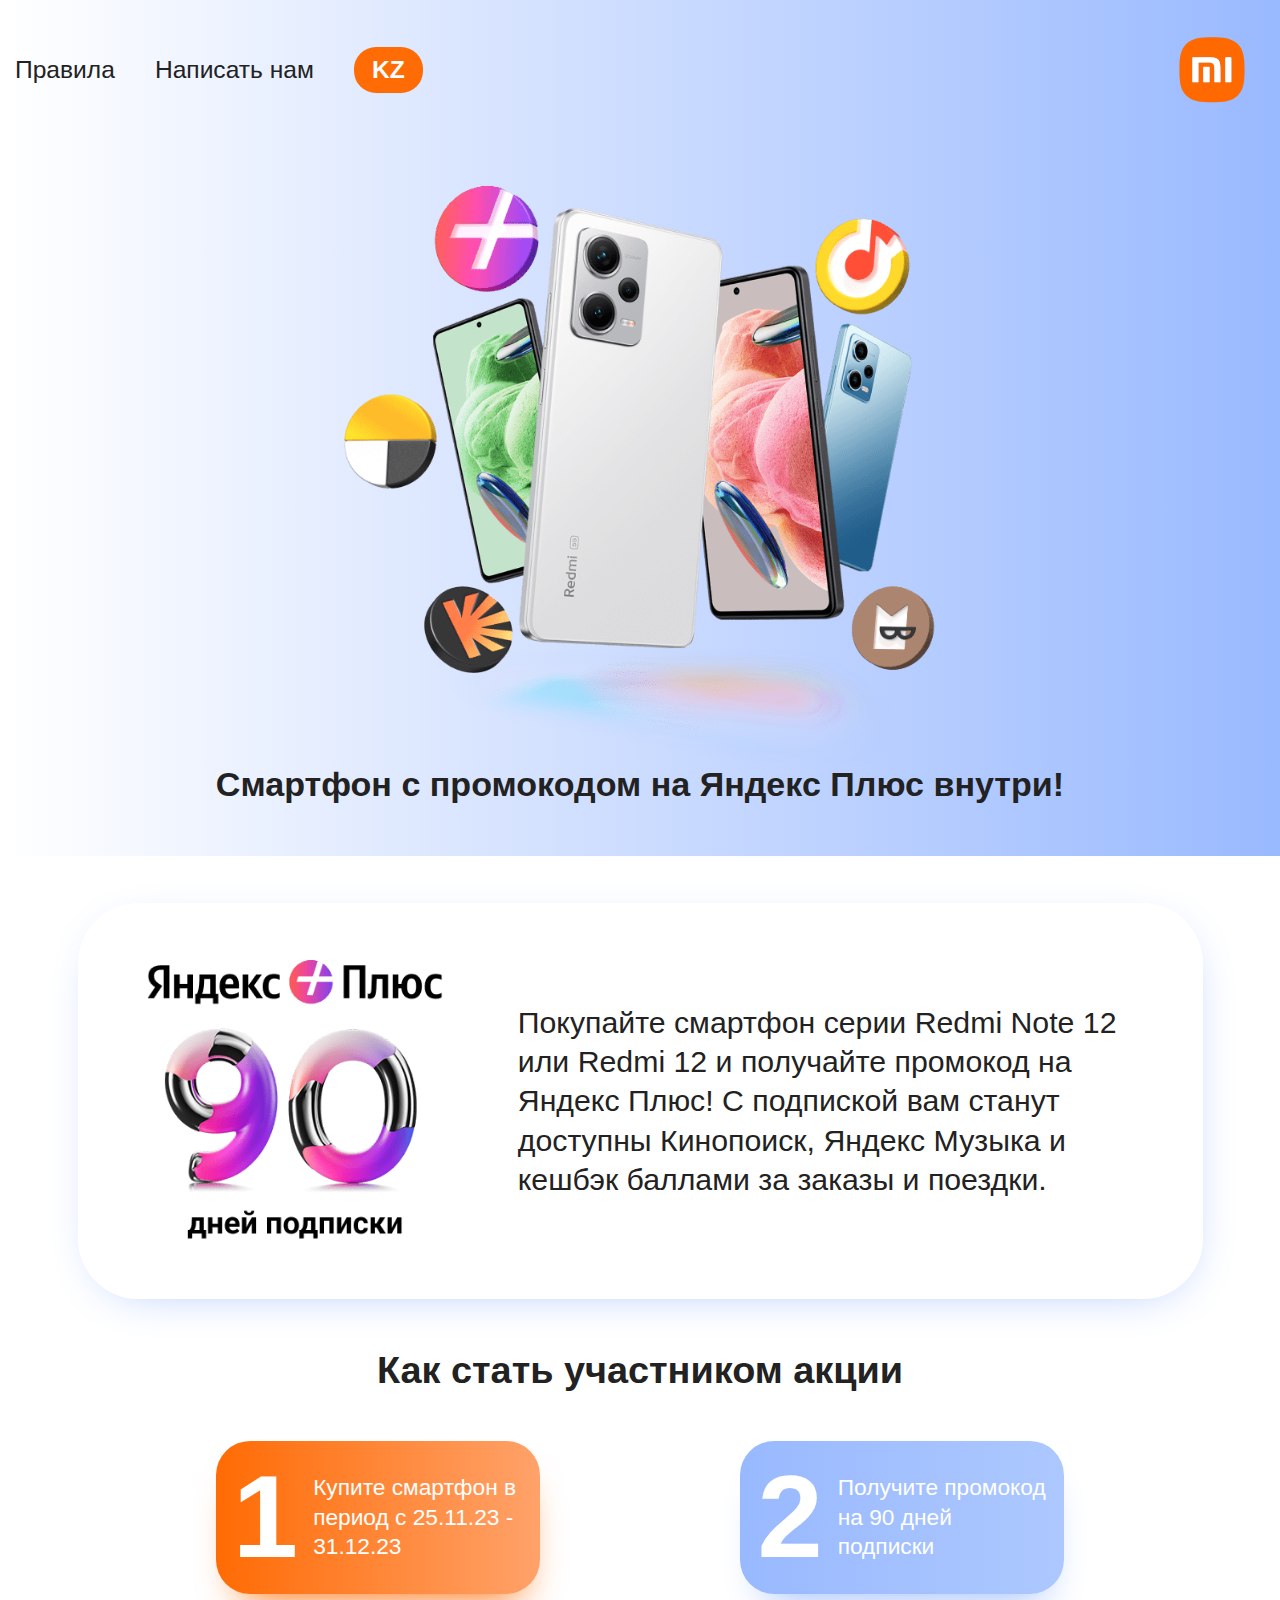
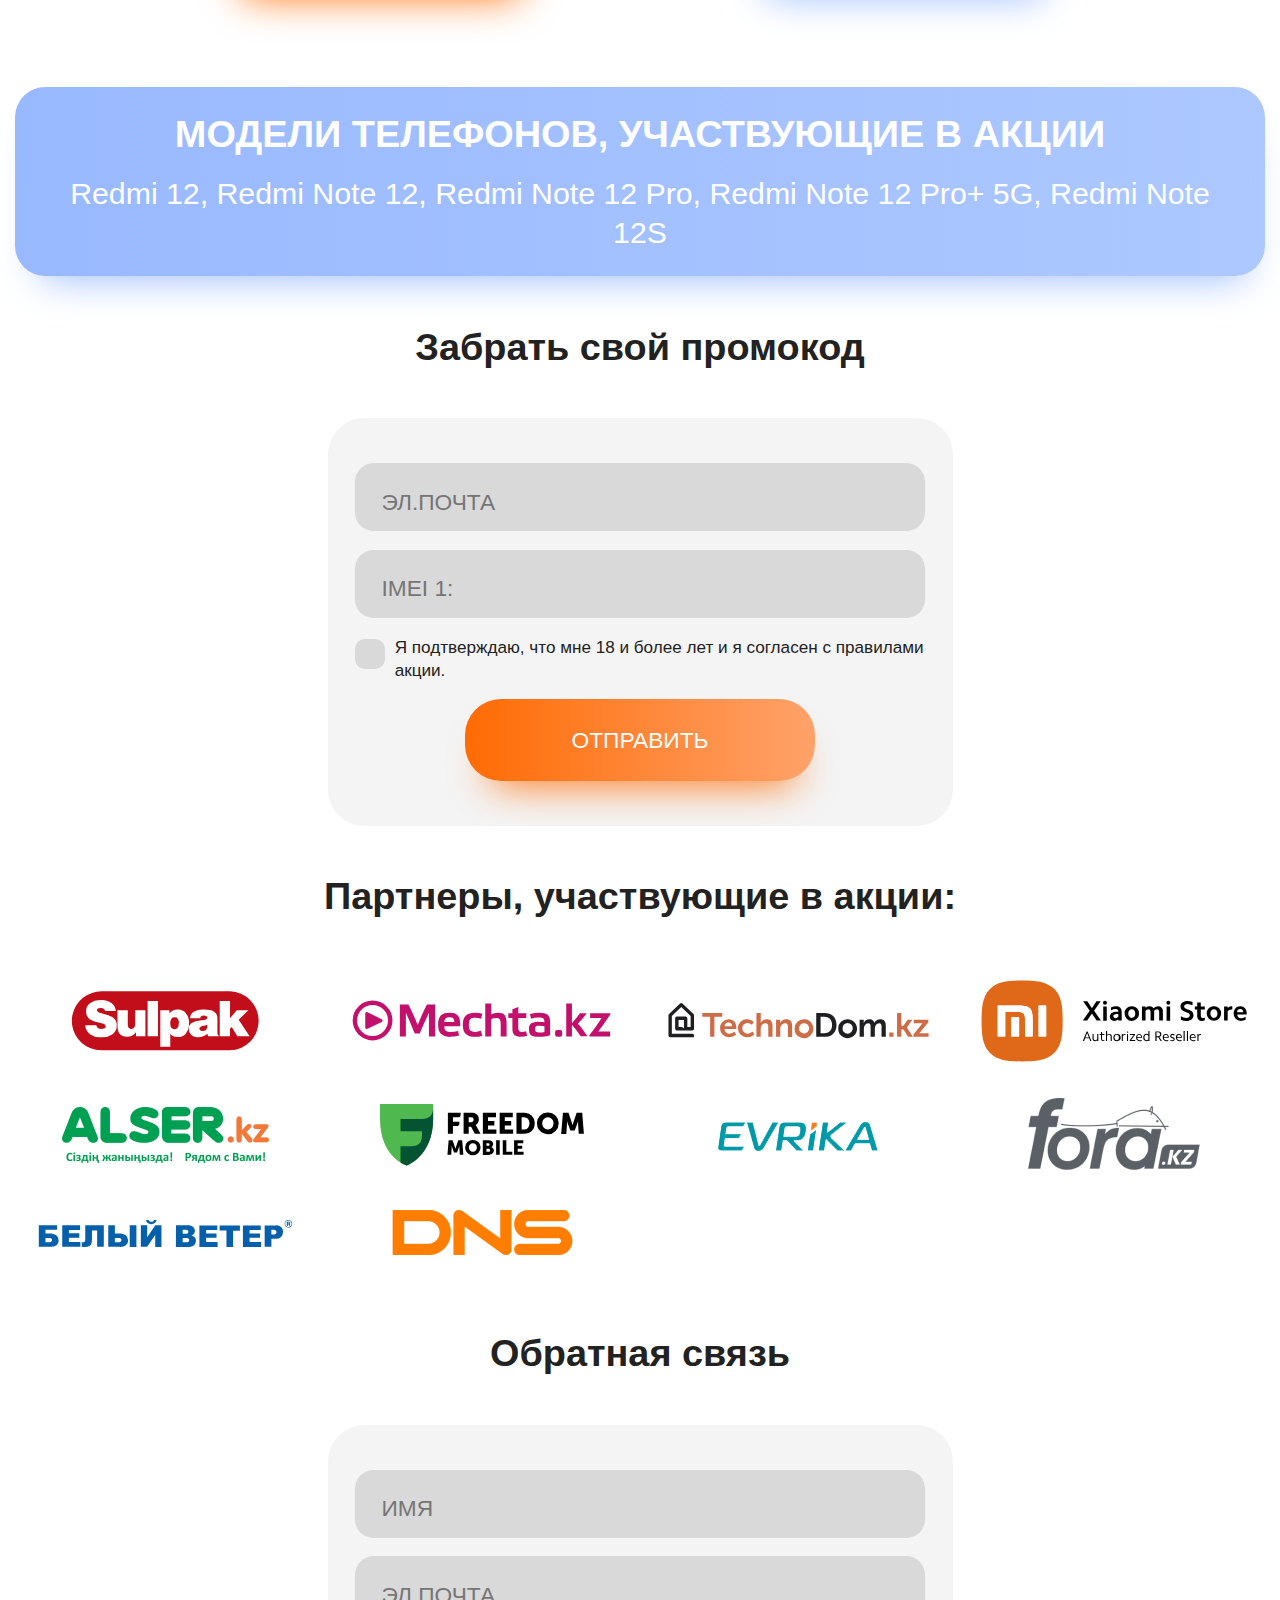
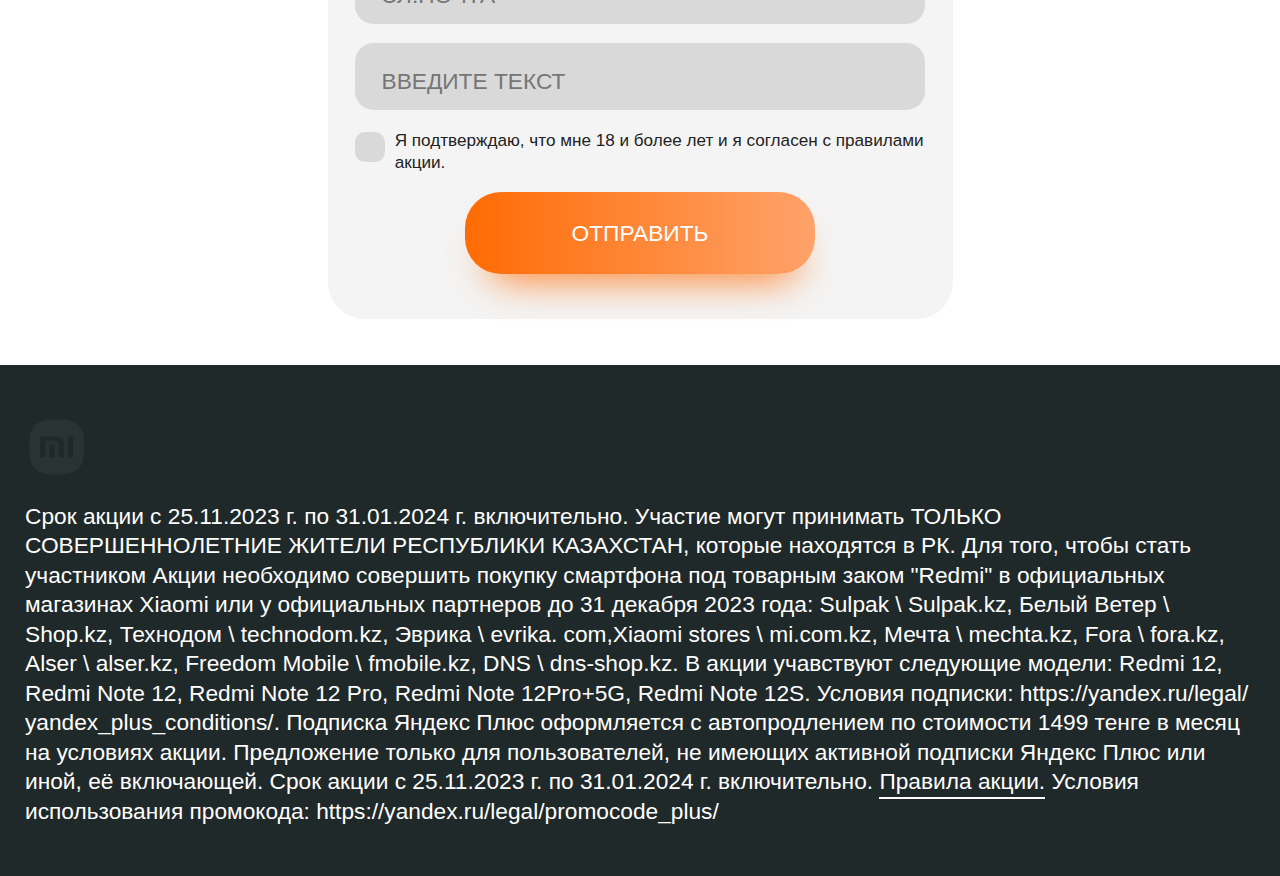
<file: index.html>
<!DOCTYPE html>
<html lang="ru">

<head>
  <meta charset="UTF-8">
  <meta http-equiv="X-UA-Compatible" content="IE=edge">
  <meta name="viewport" content="width=device-width, initial-scale=1.0">
  <link rel="apple-touch-icon" sizes="180x180" href="./img/icons/apple-touch-icon.png">
  <link rel="icon" type="image/png" sizes="32x32" href="./img/icons/favicon-32x32.png">
  <link rel="icon" type="image/png" sizes="16x16" href="./img/icons/favicon-16x16.png">
  <link rel="mask-icon" href="./img/icons/safari-pinned-tab.svg" color="#5bbad5">
  <meta name="msapplication-TileColor" content="#da532c">
  <meta name="theme-color" content="#ffffff">
  <style>html{line-height:1.15;-ms-text-size-adjust:100%;-webkit-text-size-adjust:100%}body{margin:0}header,nav{display:block}h1{font-size:2em;margin:.67em 0}main{display:block}a{background-color:transparent;-webkit-text-decoration-skip:objects}img{border-style:none}input{font-family:sans-serif;font-size:100%;line-height:1.15;margin:0}input{overflow:visible}[type=checkbox]{-webkit-box-sizing:border-box;box-sizing:border-box;padding:0}::-webkit-file-upload-button{-webkit-appearance:button;font:inherit}html{width:100%;max-width:100%;overflow-x:hidden;font-size:40px;position:relative;-webkit-box-sizing:border-box;box-sizing:border-box;scroll-behavior:smooth}*,::after,::before{-webkit-box-sizing:inherit;box-sizing:inherit}img{max-width:100%;height:auto}a{text-decoration:none;color:inherit}ul{list-style:none;padding:0;margin:0}h1,h2,p{margin:0}body{width:100%;max-width:100%;overflow-x:hidden;min-height:100vh;overflow-x:hidden;font-family:Roboto,Arial,sans-serif;line-height:1.3;font-size:1rem;font-weight:400;color:#222;background-color:#fff;display:-webkit-box;display:-ms-flexbox;display:flex;-webkit-box-orient:vertical;-webkit-box-direction:normal;-ms-flex-direction:column;flex-direction:column}main{-webkit-box-flex:1;-ms-flex:1;flex:1}.container{max-width:1440px;padding:0 15px;margin:0 auto}.header{position:absolute;top:0;width:100%}.header__body{width:100%;display:-webkit-box;display:-ms-flexbox;display:flex;-webkit-box-pack:justify;-ms-flex-pack:justify;justify-content:space-between}.header__list{display:-webkit-box;display:-ms-flexbox;display:flex;-webkit-box-align:center;-ms-flex-align:center;align-items:center;height:140px}.header__item{font-size:.65rem;margin-right:40px}.header__point{display:inline-block;position:relative;text-decoration:none}.header__point::before{content:"";position:absolute;bottom:-2px;left:0;right:100%;height:2px;background-color:#ff6b04}.header__switch{display:block;padding:7px 18px;font-weight:700;text-align:center;background-color:#ff6b04;color:#fff;border-radius:22px}.header__logo{height:140px;display:-webkit-box;display:-ms-flexbox;display:flex;-webkit-box-align:center;-ms-flex-align:center;align-items:center;-webkit-box-pack:end;-ms-flex-pack:end;justify-content:flex-end;margin-right:15px}.header__link{width:100%;display:-webkit-box;display:-ms-flexbox;display:flex;-webkit-box-pack:end;-ms-flex-pack:end;justify-content:flex-end}.header__burger{display:none;position:relative;top:50px;width:40px;height:30px}.header__burger span{content:"";position:absolute;top:13px;display:block;background:#ff6b04;width:100%;height:3px}.header__burger::after,.header__burger::before{content:"";display:block;position:absolute;right:0;width:100%;height:3px;background:#ff6b04}.header__burger::after{bottom:0}.header__burger::before{top:0}.screen{height:100%}.screen__body{display:-webkit-box;display:-ms-flexbox;display:flex;-webkit-box-orient:vertical;-webkit-box-direction:normal;-ms-flex-flow:column nowrap;flex-flow:column nowrap;-webkit-box-align:center;-ms-flex-align:center;align-items:center;background:-webkit-gradient(linear,right top,left top,from(#99b9ff),to(#fff));background:linear-gradient(to left,#99b9ff,#fff)}.screen__list{width:90%;padding:150px 0 50px;display:-webkit-box;display:-ms-flexbox;display:flex;-webkit-box-orient:vertical;-webkit-box-direction:normal;-ms-flex-flow:column nowrap;flex-flow:column nowrap;-webkit-box-pack:justify;-ms-flex-pack:justify;justify-content:space-between;-webkit-box-align:center;-ms-flex-align:center;align-items:center}.screen__item{width:100%;display:-webkit-box;display:-ms-flexbox;display:flex;-webkit-box-orient:vertical;-webkit-box-direction:normal;-ms-flex-flow:column nowrap;flex-flow:column nowrap}.screen__item_wide{width:600px}.screen__title{font-size:.9rem;text-align:center}.description{width:100%}.description__body{padding:50px 0 50px;width:100%;display:-webkit-box;display:-ms-flexbox;display:flex;-webkit-box-orient:vertical;-webkit-box-direction:normal;-ms-flex-flow:column nowrap;flex-flow:column nowrap;-webkit-box-align:center;-ms-flex-align:center;align-items:center;-webkit-box-pack:center;-ms-flex-pack:center;justify-content:center}.description__list{width:90%;display:-webkit-box;display:-ms-flexbox;display:flex;-webkit-box-orient:horizontal;-webkit-box-direction:normal;-ms-flex-flow:row nowrap;flex-flow:row nowrap;-webkit-box-pack:justify;-ms-flex-pack:justify;justify-content:space-between;-webkit-box-align:center;-ms-flex-align:center;align-items:center;gap:82px;padding:62px 77px;background:#fff;-webkit-box-shadow:3px 10px 50px -23px #99b9ff;box-shadow:3px 10px 50px -23px #99b9ff;border-radius:65px;color:#222;font-size:.8rem;font-weight:300}.description__item_img{-webkit-box-flex:1;-ms-flex:1 0 30%;flex:1 0 30%;display:-webkit-box;display:-ms-flexbox;display:flex;-webkit-box-orient:vertical;-webkit-box-direction:normal;-ms-flex-flow:column nowrap;flex-flow:column nowrap;-webkit-box-align:center;-ms-flex-align:center;align-items:center;-webkit-box-pack:center;-ms-flex-pack:center;justify-content:center}.ofer__body{padding:50px 0 50px;display:-webkit-box;display:-ms-flexbox;display:flex;-webkit-box-orient:horizontal;-webkit-box-direction:normal;-ms-flex-flow:row nowrap;flex-flow:row nowrap;-webkit-box-pack:space-evenly;-ms-flex-pack:space-evenly;justify-content:space-evenly;-webkit-box-align:center;-ms-flex-align:center;align-items:center}.ofer__item{width:336px;display:-webkit-box;display:-ms-flexbox;display:flex;gap:15px;-webkit-box-align:center;-ms-flex-align:center;align-items:center;padding:0 17px;color:#fff;border-radius:37px}.ofer__item_orang{background:-webkit-gradient(linear,left top,right top,from(#ff6b04),to(#ffa26a));background:linear-gradient(90deg,#ff6b04,#ffa26a 100%);-webkit-box-shadow:3px 25px 40px -23px #ff6b04;box-shadow:3px 25px 40px -23px #ff6b04}.ofer__item_violet{background:-webkit-gradient(linear,left top,right top,from(#99b9ff),to(#adc8ff));background:linear-gradient(90deg,#99b9ff,#adc8ff 100%);-webkit-box-shadow:3px 25px 40px -23px #99b9ff;box-shadow:3px 25px 40px -23px #99b9ff}.ofer__step{font-size:3.1rem;font-weight:700}.ofer__description{font-size:.6rem}.title{font-size:1rem;text-align:center}.form__checkbox{display:none}@media (max-width:1440px){html{font-size:calc(25px + 15 * (100vw - 320px)/ 1120)}.container{max-width:1440px}.screen{background:-webkit-gradient(linear,right top,left top,from(#99b9ff),to(#fff));background:linear-gradient(to left,#99b9ff,#fff)}.screen__body{background:0 0}.description__body{padding-top:calc(25px + 25 * (100vw - 320px)/ 1120);padding-bottom:calc(25px + 25 * (100vw - 320px)/ 1120)}.description__list{gap:calc(32px + 50 * (100vw - 320px)/ 1120);border-radius:calc(32px + 33 * (100vw - 320px)/ 1120);padding-top:calc(32px + 30 * (100vw - 320px)/ 1120);padding-bottom:calc(32px + 30 * (100vw - 320px)/ 1120);padding-right:calc(27px + 50 * (100vw - 320px)/ 1120);padding-left:calc(27px + 50 * (100vw - 320px)/ 1120)}.ofer__body{padding-top:calc(25px + 25 * (100vw - 320px)/ 1120);padding-bottom:calc(25px + 25 * (100vw - 320px)/ 1120)}.ofer__item{width:calc(250px + 86 * (100vw - 320px)/ 1120);border-radius:calc(17px + 20 * (100vw - 320px)/ 1120)}}@media (max-width:1024px){.container{max-width:1024px}}@media (max-width:768px){.container{max-width:768px}.screen__item{-webkit-box-orient:vertical;-webkit-box-direction:normal;-ms-flex-direction:column;flex-direction:column;width:calc(270px + 80 * (100vw - 320px)/ 704)}.screen__item_wide{width:calc(200px + 200 * (100vw - 320px)/ 448);margin-left:0}.description__list{-webkit-box-orient:vertical;-webkit-box-direction:normal;-ms-flex-direction:column;flex-direction:column}.ofer__body{-webkit-box-orient:vertical;-webkit-box-direction:normal;-ms-flex-direction:column;flex-direction:column;gap:20px}}@media (max-width:520px){.header__list{position:absolute;top:-220%;left:0;width:100%;height:300px;padding:70px 0 40px 40px;-webkit-box-orient:vertical;-webkit-box-direction:normal;-ms-flex-direction:column;flex-direction:column;-webkit-box-pack:justify;-ms-flex-pack:justify;justify-content:space-between;-webkit-box-align:start;-ms-flex-align:start;align-items:flex-start;background:#fff}.header__item{margin-right:0;font-size:1rem}.header__logo{margin-left:15px;margin-right:0}.header__burger{display:block}}@media (max-width:320px){.container{max-width:320px}}</style>
  <link rel="stylesheet" href="./css/index.min.css" media="print" onload="this.media='all'">
  <script src="./js/index.min.js" type="module"></script>
  <title>Xiaomi</title>
</head>

<body style='overflow-x:hidden;'>
  <header class="header">
    <div class="container">
      <nav class="header__body">
        <ul class="header__list">
          <li class="header__item"><a class="header__point" href="./img/rules.pdf" target="_blank">Правила</a></li>
          <li class="header__item"><a class="header__point" href="#question">Написать нам</a></li>
          <li class="header__item"><a class="header__switch" href="kz_index.html">KZ</a></li>
        </ul>
        <div class="header__logo">
          <a class="header__link" href="https://mi.com.kz/" target="_blank">
            <img src="./img/logo_mi.svg" alt="Лого Xiaomi">
          </a>
        </div>
        <div class="header__burger">
          <span></span>
        </div>
      </nav>
    </div>
  </header>

  <main class="main">
    <div class="screen">
      <div class="container">
        <div class="screen__body">
          <ul class="screen__list">
            <li class="screen__item screen__item_wide">
              <img class="screen__img" src="./img/photo_main.png" alt="Фото телефонов Xiaomi 12 серии">
            </li>
            <li class="screen__item">
              <h1 class="screen__title">Смартфон c промокодом на Яндекс Плюс внутри!</h1>
            </li>
          </ul>
        </div>
      </div>
    </div>
    <div class="description">
      <div class="container">
        <div class="description__body">
          <ul class="description__list">
            <li class="description__item description__item_img">
              <img src="./img/90_days.png" alt="90 дней подписки яндекс плюс">
            </li>
            <li class="description__item description__item_paragraph">
              Покупайте смартфон серии Redmi Note 12 или Redmi 12 и получайте промокод на Яндекс Плюс!
              С подпиской вам станут доступны Кинопоиск, Яндекс Музыка и кешбэк баллами за заказы и поездки.
            </li>
          </ul>
        </div>
      </div>
    </div>
    <div class="ofer">
      <div class="container">
        <h2 class="title">Как стать участником акции</h2>
        <ul class="ofer__body">
          <li class="ofer__item ofer__item_orang">
            <p class="ofer__step">1</p>
            <p class="ofer__description">Купите смартфон в период с 25.11.23 - 31.12.23</p>
          </li>
          <li class="ofer__item ofer__item_violet">
            <p class="ofer__step">2</p>
            <p class="ofer__description">Получите промокод на 90 дней подписки</p>
          </li>
        </ul>
      </div>
    </div>
    <div class="details">
      <div class="container">
        <div class="details__body">
          <ul class="details__list">
            <li class="details__item details__item_title">модели телефонов, участвующие в акции</li>
            <li class="details__item details__item_paragraph">Redmi 12, Redmi Note 12, Redmi Note 12 Pro, Redmi Note 12
              Pro+ 5G, Redmi Note 12S
            </li>
          </ul>
        </div>
      </div>
    </div>
    <div id="request" class="form">
      <div class="container">
        <h2 class="title">Забрать свой промокод</h2>
        <form id="form" class="form__body" method="POST" autocomplete="off">
          <fieldset class="form__item">
            <label class="form__label form__label_text" for="email">
              <input class="form__input" type="text" id="email" name="email" placeholder="Эл.почта">
            </label>


            <label class="form__label form__label_text" for="imei">
              <input class="form__input" type="text" id="imei" name="imei" placeholder="IMEI 1:">
            </label>

            <!-- <label class="form__label form__label_fileInput" for="fileInput">Прекрепите скан чека пожалуйста
                <input class="form__input form__input_fileInput" type="file" id="fileInput" name="fileInput">
              </label> -->

            <div class="form__checkholder">
              <input class="form__checkbox" type="checkbox" id="checkold" name="checkold">
              <label class="form__label form__label_checkbox" for="checkold">
                Я подтверждаю, что мне 18 и более лет и я согласен с правилами акции.
              </label>
            </div>
            <button class="form__btn" type="submit" name="submit">ОТПРАВИТЬ</button>
          </fieldset>
        </form>
      </div>
    </div>
    <div class="partners">
      <div class="container">
        <h2 class="title">Партнеры, участвующие в акции:</h2>
        <ul class="partners__list">
          <li class="partners__item">
            <a class="partners__link"
              href="https://www.sulpak.kz/Search/1/~/~/~/~/~/PopularityDesc/tiles?query=%D1%81%D0%BC%D0%B0%D1%80%D1%82%D1%84%D0%BE%D0%BD%D1%8B%20Redmi"
              target="_blank">
              <img src="./img/sulpak_logo.svg" alt="Лого магазина Сулпак">
            </a>
          </li>
          <li class="partners__item">
            <a class="partners__link"
              href="https://www.mechta.kz/search/?q=%D1%81%D0%BC%D0%B0%D1%80%D1%82%D1%84%D0%BE%D0%BD%D1%8B+Redmi"
              target="_blank">
              <img src="./img/mechta_logo.svg" alt="Лого магазина Мечта">
            </a>
          </li>
          <li class="partners__item">
            <a class="partners__link"
              href="https://www.technodom.kz/search?recommended_by=instant_search&recommended_code=%D1%81%D0%BC%D0%B0%D1%80%D1%82%D1%84%D0%BE%D0%BD%20Redmi&r46_search_query=%D1%81%D0%BC%D0%B0%D1%80%D1%82%D1%84%D0%BE%D0%BD%20Redmi&r46_input_query=%D1%81%D0%BC%D0%B0%D1%80%D1%82%D1%84%D0%BE%D0%BD%20Redmi"
              target="_blank">
              <img src="./img/technoD_logo.svg" alt="Лого магазина Технодом">
            </a>
          </li>
          <li class="partners__item">
            <a class="partners__link" href=" https://mi.com.kz/smartfony/redmi/" target="_blank">
              <img src="./img/logo_mi_store.svg" alt="Лого магазина Ксиаоми">
            </a>
          </li>
          <li class="partners__item">
            <a class="partners__link" href="https://alser.kz/c/vse-smartfony/b-xiaomi" target="_blank">
              <img src="./img/logo_alser.png" alt="Лого магазина Алсер">
            </a>
          </li>
          <li class="partners__item">
            <a class="partners__link"
              href="https://fmobile.kz/search/%D1%81%D0%BC%D0%B0%D1%80%D1%82%D1%84%D0%BE%D0%BD%20Redmi?page=1"
              target="_blank">
              <img src="./img/fm_logo.svg" alt="Лого магазина Фридом Финанс">
            </a>
          </li>
          <li class="partners__item">
            <a class="partners__link"
              href="https://evrika.com/search?search=%D1%81%D0%BC%D0%B0%D1%80%D1%82%D1%84%D0%BE%D0%BD+redmi"
              target="_blank">
              <img src="./img/logo_evrika.png" alt="Лого магазина Эврика">
            </a>
          </li>
          <li class="partners__item">
            <a class="partners__link" href="https://fora.kz/catalog/smartfony-plansety/smartfony/almaty?brand=xiaomi"
              target="_blank">
              <img src="./img/logo_fora_grey.png" alt="Лого магазина Фора">
            </a>
          </li>
          <li class="partners__item">
            <a class="partners__link"
              href="https://shop.kz/search/?q=c%D0%BC%D0%B0%D1%80%D1%82%D1%84%D0%BE%D0%BD%20Redmi" target="_blank">
              <img src="./img/logo_bv.svg" alt="Лого магазина Белый ветер">
            </a>
          </li>
          <li class="partners__item">
            <a class="partners__link"
              href="https://www.dns-shop.kz/search/?q=%D1%81%D0%BC%D0%B0%D1%80%D1%82%D1%84%D0%BE%D0%BD+redmi&category=17a8a01d16404e77"
              target="_blank">
              <img src="./img/dns_logo.png" alt="Лого магазина ДНС">
            </a>
          </li>
        </ul>
      </div>
    </div>
    <div class="form">
      <div class="container">
        <h2 class="title">Обратная связь</h2>
        <form id="question" class="form__body" method="POST" autocomplete="off">
          <fieldset class="form__item">
            <label class="form__label form__label_text" for="name">
              <input class="form__input" type="text" id="name" name="name" placeholder="Имя">
            </label>

            <label class="form__label form__label_text" for="emailquestion">
              <input class="form__input" type="text" id="emailquestion" name="emailquestion" placeholder="Эл.почта">
            </label>

            <label class="form__label form__label_text" for="message">
              <input class="form__input form__input_question" type="text" id="message" name="message"
                placeholder="Введите текст">
            </label>

            <div class="form__checkholder">
              <input class="form__checkbox" type="checkbox" id="checkoldquestion" name="checkoldquestion">
              <label class="form__label form__label_checkbox" for="checkoldquestion">
                Я подтверждаю, что мне 18 и более лет и я согласен с правилами акции.
              </label>
            </div>
            <button class="form__btn" type="submit" name="questionsubmit">ОТПРАВИТЬ</button>
          </fieldset>
        </form>
      </div>
    </div>
  </main>

  <footer class="footer" id="footer">
    <div class="container">
      <ul class="footer__body">
        <li class="footer__item"><img class="footer__logo" src="./img/logo_mi_grey.svg" alt="Лого Xiaomi"></li>
        <li class="footer__item">
          <p class="footer__paragraph">Срок акции с 25.11.2023 г. по 31.01.2024 г. включительно. Участие могут принимать
            ТОЛЬКО СОВЕРШЕННОЛЕТНИЕ ЖИТЕЛИ РЕСПУБЛИКИ КАЗАХСТАН, которые находятся в РК. Для того, чтобы стать
            участником Акции необходимо совершить покупку смартфона под товарным заком "Redmi" в официальных магазинах
            Xiaomi или у официальных партнеров до 31 декабря 2023 года: Sulpak \ Sulpak.kz, Белый Ветер \ Shop.kz,
            Технодом \ technodom.kz, Эврика \ evrika. com,Xiaomi stores \ mi.com.kz, Мечта \ mechta.kz, Fora \ fora.kz,
            Alser \ alser.kz, Freedom Mobile \ fmobile.kz, DNS \ dns-shop.kz. В акции учавствуют следующие модели: Redmi
            12, Redmi Note 12, Redmi Note 12 Pro, Redmi Note 12Pro+5G, Redmi Note 12S.
            Условия подписки: <span>https://yandex.ru/legal/yandex_plus_conditions/</span>. Подписка Яндекс Плюс
            оформляется с
            автопродлением по стоимости 1499 тенге в месяц на условиях акции. Предложение только для пользователей, не
            имеющих активной подписки Яндекс Плюс или иной, её включающей. Срок акции с 25.11.2023 г. по 31.01.2024 г.
            включительно. <a class="footer__link" href="./img/rules.pdf" target="_blank">Правила акции.</a> Условия
            использования промокода: <span>https://yandex.ru/legal/promocode_plus/</span>
          </p>
        </li>
      </ul>
    </div>
  </footer>

<noscript><link rel="stylesheet" href="./css/index.min.css"></noscript>

</body>

</html>
</file>
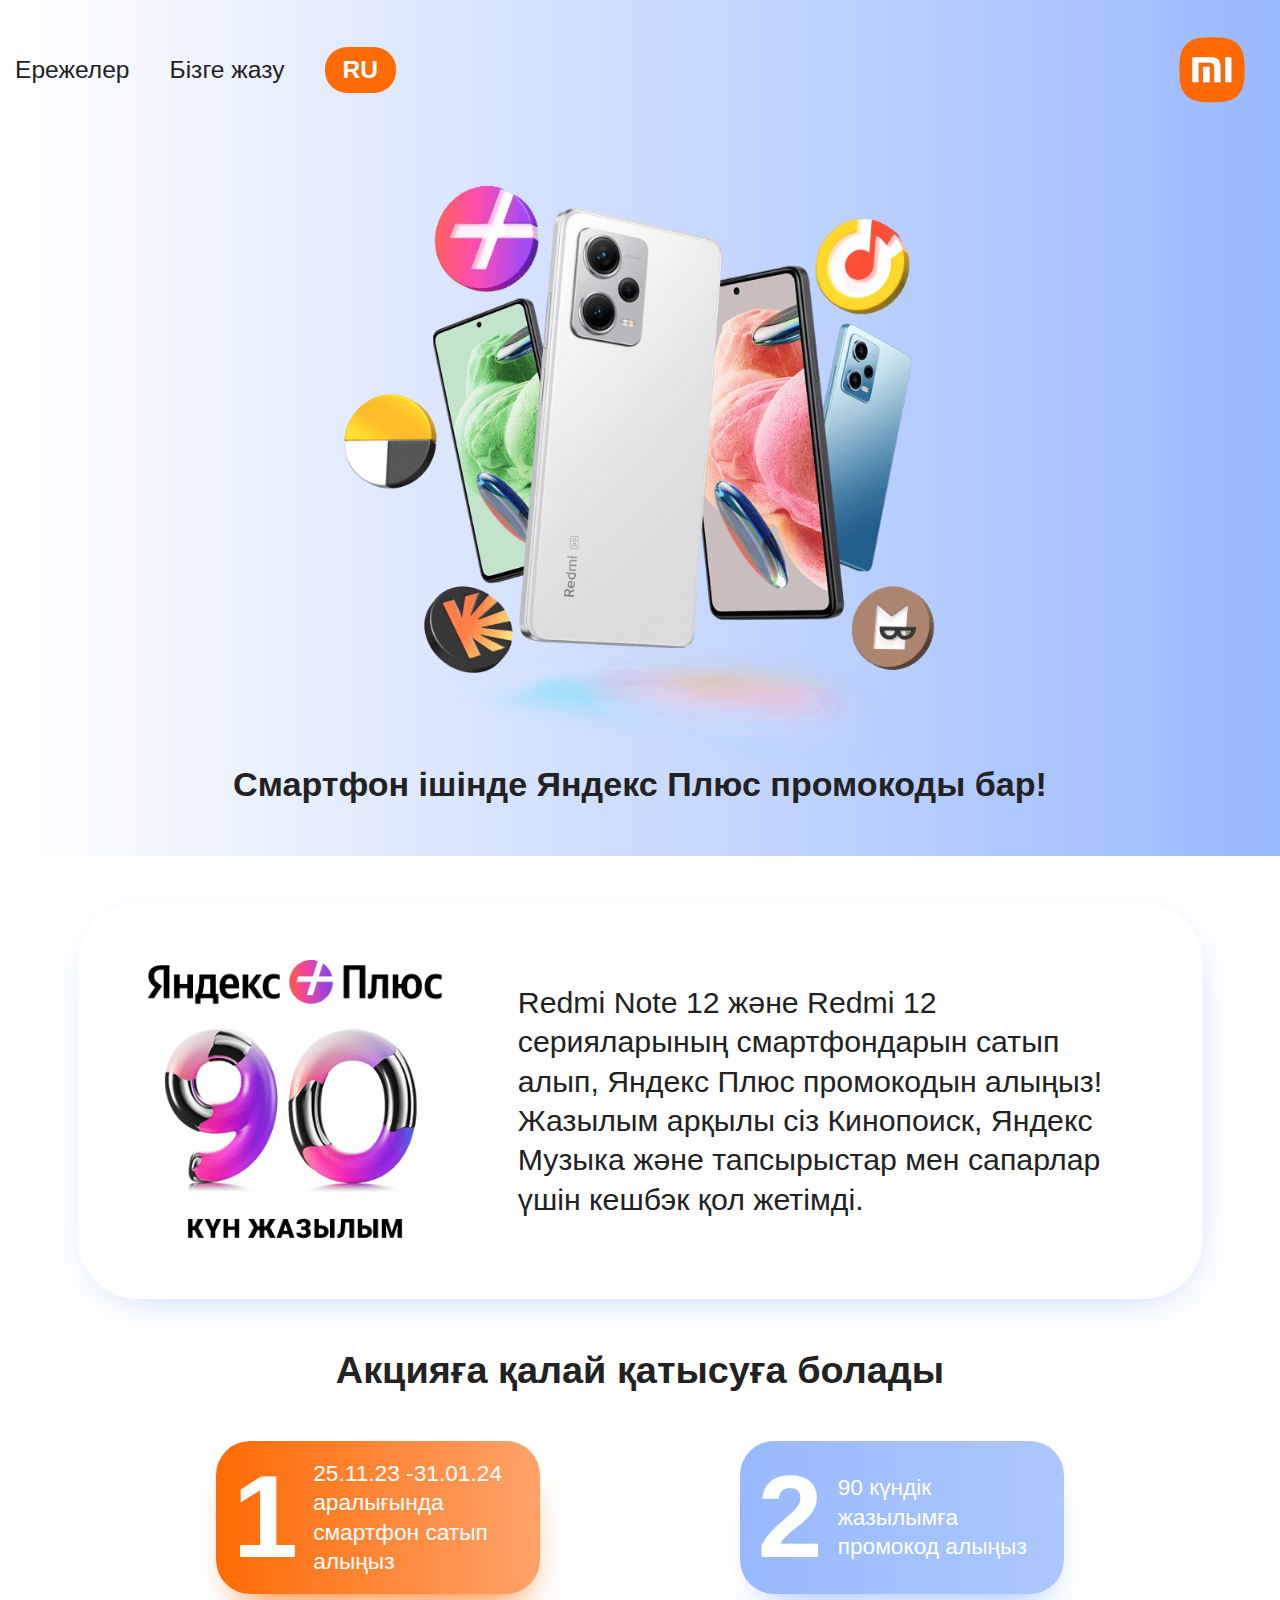
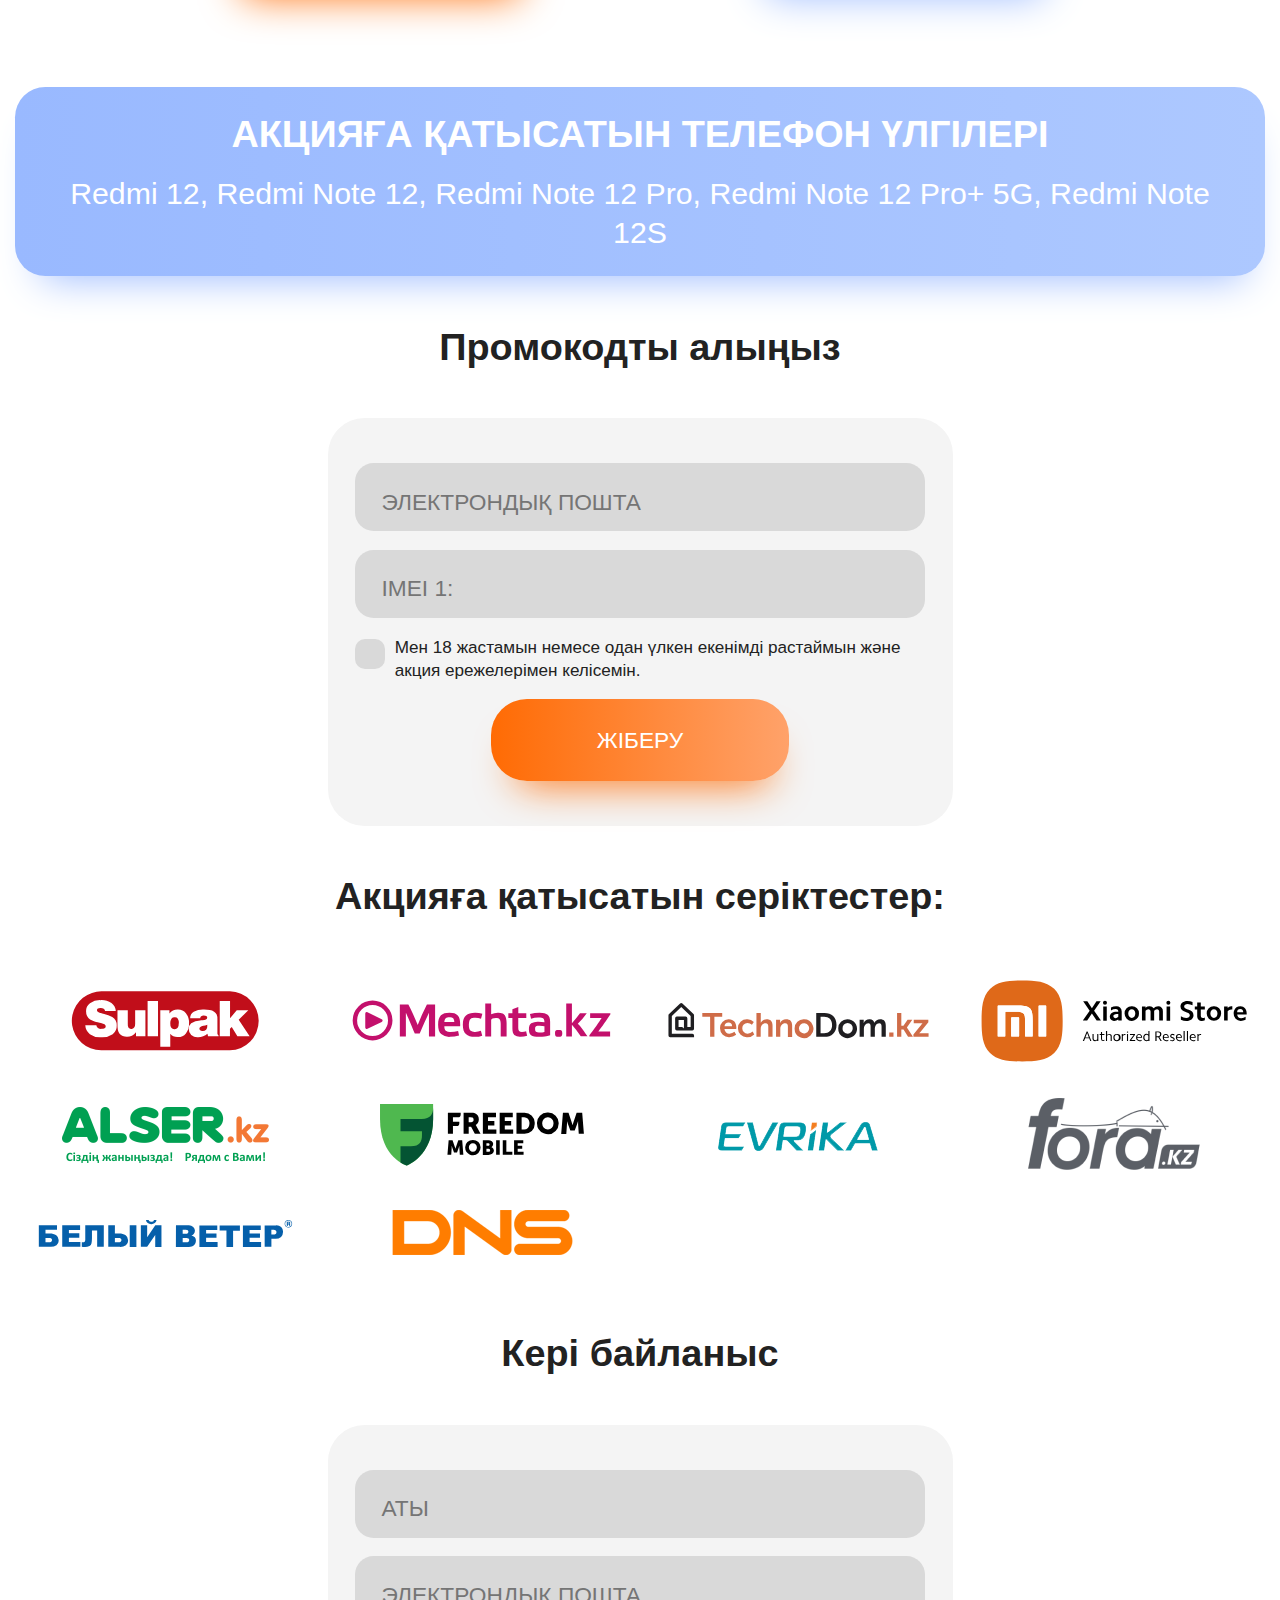
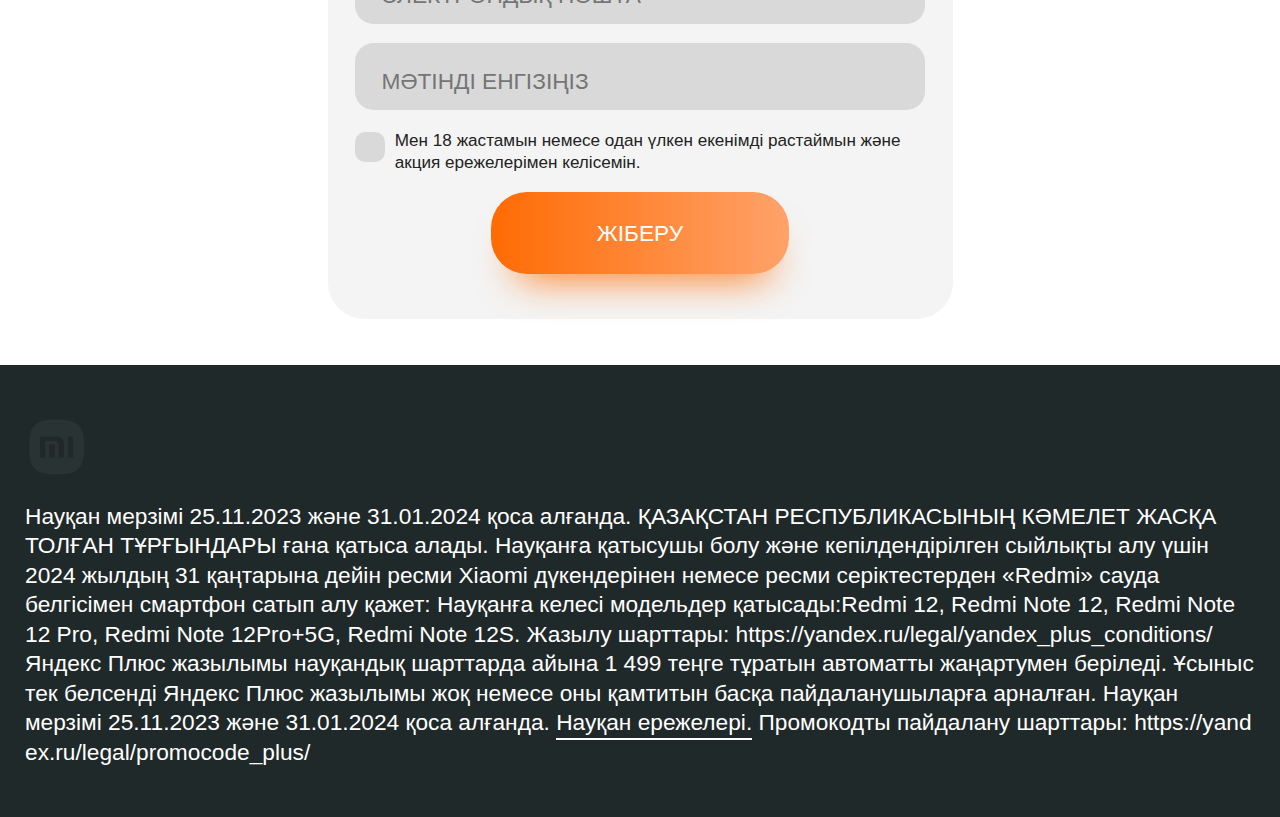
<file: kz_index.html>
<!DOCTYPE html>
<html lang="kk">

<head>
  <meta charset="UTF-8">
  <meta http-equiv="X-UA-Compatible" content="IE=edge">
  <meta name="viewport" content="width=device-width, initial-scale=1.0">
  <link rel="apple-touch-icon" sizes="180x180" href="./img/icons/apple-touch-icon.png">
  <link rel="icon" type="image/png" sizes="32x32" href="./img/icons/favicon-32x32.png">
  <link rel="icon" type="image/png" sizes="16x16" href="./img/icons/favicon-16x16.png">
  <link rel="mask-icon" href="./img/icons/safari-pinned-tab.svg" color="#5bbad5">
  <meta name="msapplication-TileColor" content="#da532c">
  <meta name="theme-color" content="#ffffff">
  <style>html{line-height:1.15;-ms-text-size-adjust:100%;-webkit-text-size-adjust:100%}body{margin:0}header,nav{display:block}h1{font-size:2em;margin:.67em 0}main{display:block}a{background-color:transparent;-webkit-text-decoration-skip:objects}img{border-style:none}input{font-family:sans-serif;font-size:100%;line-height:1.15;margin:0}input{overflow:visible}[type=checkbox]{-webkit-box-sizing:border-box;box-sizing:border-box;padding:0}::-webkit-file-upload-button{-webkit-appearance:button;font:inherit}html{width:100%;max-width:100%;overflow-x:hidden;font-size:40px;position:relative;-webkit-box-sizing:border-box;box-sizing:border-box;scroll-behavior:smooth}*,::after,::before{-webkit-box-sizing:inherit;box-sizing:inherit}img{max-width:100%;height:auto}a{text-decoration:none;color:inherit}ul{list-style:none;padding:0;margin:0}h1,h2,p{margin:0}body{width:100%;max-width:100%;overflow-x:hidden;min-height:100vh;overflow-x:hidden;font-family:Roboto,Arial,sans-serif;line-height:1.3;font-size:1rem;font-weight:400;color:#222;background-color:#fff;display:-webkit-box;display:-ms-flexbox;display:flex;-webkit-box-orient:vertical;-webkit-box-direction:normal;-ms-flex-direction:column;flex-direction:column}main{-webkit-box-flex:1;-ms-flex:1;flex:1}.container{max-width:1440px;padding:0 15px;margin:0 auto}.header{position:absolute;top:0;width:100%}.header__body{width:100%;display:-webkit-box;display:-ms-flexbox;display:flex;-webkit-box-pack:justify;-ms-flex-pack:justify;justify-content:space-between}.header__list{display:-webkit-box;display:-ms-flexbox;display:flex;-webkit-box-align:center;-ms-flex-align:center;align-items:center;height:140px}.header__item{font-size:.65rem;margin-right:40px}.header__point{display:inline-block;position:relative;text-decoration:none}.header__point::before{content:"";position:absolute;bottom:-2px;left:0;right:100%;height:2px;background-color:#ff6b04}.header__switch{display:block;padding:7px 18px;font-weight:700;text-align:center;background-color:#ff6b04;color:#fff;border-radius:22px}.header__logo{height:140px;display:-webkit-box;display:-ms-flexbox;display:flex;-webkit-box-align:center;-ms-flex-align:center;align-items:center;-webkit-box-pack:end;-ms-flex-pack:end;justify-content:flex-end;margin-right:15px}.header__link{width:100%;display:-webkit-box;display:-ms-flexbox;display:flex;-webkit-box-pack:end;-ms-flex-pack:end;justify-content:flex-end}.header__burger{display:none;position:relative;top:50px;width:40px;height:30px}.header__burger span{content:"";position:absolute;top:13px;display:block;background:#ff6b04;width:100%;height:3px}.header__burger::after,.header__burger::before{content:"";display:block;position:absolute;right:0;width:100%;height:3px;background:#ff6b04}.header__burger::after{bottom:0}.header__burger::before{top:0}.screen{height:100%}.screen__body{display:-webkit-box;display:-ms-flexbox;display:flex;-webkit-box-orient:vertical;-webkit-box-direction:normal;-ms-flex-flow:column nowrap;flex-flow:column nowrap;-webkit-box-align:center;-ms-flex-align:center;align-items:center;background:-webkit-gradient(linear,right top,left top,from(#99b9ff),to(#fff));background:linear-gradient(to left,#99b9ff,#fff)}.screen__list{width:90%;padding:150px 0 50px;display:-webkit-box;display:-ms-flexbox;display:flex;-webkit-box-orient:vertical;-webkit-box-direction:normal;-ms-flex-flow:column nowrap;flex-flow:column nowrap;-webkit-box-pack:justify;-ms-flex-pack:justify;justify-content:space-between;-webkit-box-align:center;-ms-flex-align:center;align-items:center}.screen__item{width:100%;display:-webkit-box;display:-ms-flexbox;display:flex;-webkit-box-orient:vertical;-webkit-box-direction:normal;-ms-flex-flow:column nowrap;flex-flow:column nowrap}.screen__item_wide{width:600px}.screen__title{font-size:.9rem;text-align:center}.description{width:100%}.description__body{padding:50px 0 50px;width:100%;display:-webkit-box;display:-ms-flexbox;display:flex;-webkit-box-orient:vertical;-webkit-box-direction:normal;-ms-flex-flow:column nowrap;flex-flow:column nowrap;-webkit-box-align:center;-ms-flex-align:center;align-items:center;-webkit-box-pack:center;-ms-flex-pack:center;justify-content:center}.description__list{width:90%;display:-webkit-box;display:-ms-flexbox;display:flex;-webkit-box-orient:horizontal;-webkit-box-direction:normal;-ms-flex-flow:row nowrap;flex-flow:row nowrap;-webkit-box-pack:justify;-ms-flex-pack:justify;justify-content:space-between;-webkit-box-align:center;-ms-flex-align:center;align-items:center;gap:82px;padding:62px 77px;background:#fff;-webkit-box-shadow:3px 10px 50px -23px #99b9ff;box-shadow:3px 10px 50px -23px #99b9ff;border-radius:65px;color:#222;font-size:.8rem;font-weight:300}.description__item_img{-webkit-box-flex:1;-ms-flex:1 0 30%;flex:1 0 30%;display:-webkit-box;display:-ms-flexbox;display:flex;-webkit-box-orient:vertical;-webkit-box-direction:normal;-ms-flex-flow:column nowrap;flex-flow:column nowrap;-webkit-box-align:center;-ms-flex-align:center;align-items:center;-webkit-box-pack:center;-ms-flex-pack:center;justify-content:center}.ofer__body{padding:50px 0 50px;display:-webkit-box;display:-ms-flexbox;display:flex;-webkit-box-orient:horizontal;-webkit-box-direction:normal;-ms-flex-flow:row nowrap;flex-flow:row nowrap;-webkit-box-pack:space-evenly;-ms-flex-pack:space-evenly;justify-content:space-evenly;-webkit-box-align:center;-ms-flex-align:center;align-items:center}.ofer__item{width:336px;display:-webkit-box;display:-ms-flexbox;display:flex;gap:15px;-webkit-box-align:center;-ms-flex-align:center;align-items:center;padding:0 17px;color:#fff;border-radius:37px}.ofer__item_orang{background:-webkit-gradient(linear,left top,right top,from(#ff6b04),to(#ffa26a));background:linear-gradient(90deg,#ff6b04,#ffa26a 100%);-webkit-box-shadow:3px 25px 40px -23px #ff6b04;box-shadow:3px 25px 40px -23px #ff6b04}.ofer__item_violet{background:-webkit-gradient(linear,left top,right top,from(#99b9ff),to(#adc8ff));background:linear-gradient(90deg,#99b9ff,#adc8ff 100%);-webkit-box-shadow:3px 25px 40px -23px #99b9ff;box-shadow:3px 25px 40px -23px #99b9ff}.ofer__step{font-size:3.1rem;font-weight:700}.ofer__description{font-size:.6rem}.title{font-size:1rem;text-align:center}.form__checkbox{display:none}@media (max-width:1440px){html{font-size:calc(25px + 15 * (100vw - 320px)/ 1120)}.container{max-width:1440px}.screen{background:-webkit-gradient(linear,right top,left top,from(#99b9ff),to(#fff));background:linear-gradient(to left,#99b9ff,#fff)}.screen__body{background:0 0}.description__body{padding-top:calc(25px + 25 * (100vw - 320px)/ 1120);padding-bottom:calc(25px + 25 * (100vw - 320px)/ 1120)}.description__list{gap:calc(32px + 50 * (100vw - 320px)/ 1120);border-radius:calc(32px + 33 * (100vw - 320px)/ 1120);padding-top:calc(32px + 30 * (100vw - 320px)/ 1120);padding-bottom:calc(32px + 30 * (100vw - 320px)/ 1120);padding-right:calc(27px + 50 * (100vw - 320px)/ 1120);padding-left:calc(27px + 50 * (100vw - 320px)/ 1120)}.ofer__body{padding-top:calc(25px + 25 * (100vw - 320px)/ 1120);padding-bottom:calc(25px + 25 * (100vw - 320px)/ 1120)}.ofer__item{width:calc(250px + 86 * (100vw - 320px)/ 1120);border-radius:calc(17px + 20 * (100vw - 320px)/ 1120)}}@media (max-width:1024px){.container{max-width:1024px}}@media (max-width:768px){.container{max-width:768px}.screen__item{-webkit-box-orient:vertical;-webkit-box-direction:normal;-ms-flex-direction:column;flex-direction:column;width:calc(270px + 80 * (100vw - 320px)/ 704)}.screen__item_wide{width:calc(200px + 200 * (100vw - 320px)/ 448);margin-left:0}.description__list{-webkit-box-orient:vertical;-webkit-box-direction:normal;-ms-flex-direction:column;flex-direction:column}.ofer__body{-webkit-box-orient:vertical;-webkit-box-direction:normal;-ms-flex-direction:column;flex-direction:column;gap:20px}}@media (max-width:520px){.header__list{position:absolute;top:-220%;left:0;width:100%;height:300px;padding:70px 0 40px 40px;-webkit-box-orient:vertical;-webkit-box-direction:normal;-ms-flex-direction:column;flex-direction:column;-webkit-box-pack:justify;-ms-flex-pack:justify;justify-content:space-between;-webkit-box-align:start;-ms-flex-align:start;align-items:flex-start;background:#fff}.header__item{margin-right:0;font-size:1rem}.header__logo{margin-left:15px;margin-right:0}.header__burger{display:block}}@media (max-width:320px){.container{max-width:320px}}</style>
  <link rel="stylesheet" href="./css/index.min.css" media="print" onload="this.media='all'">
  <script src="./js/index.min.js" type="module"></script>
  <title>Xiaomi</title>
</head>

<body style='overflow-x:hidden;'>

  <header class="header">
    <div class="container">
      <nav class="header__body">
        <ul class="header__list">
          <li class="header__item"><a class="header__point" href="./img/rules_kz.pdf" target="_blank">Ережелер</a></li>
          <li class="header__item"><a class="header__point" href="#question">Бізге жазу</a></li>
          <li class="header__item"><a class="header__switch" href="index.html">RU</a></li>
        </ul>
        <div class="header__logo">
          <a class="header__link" href="https://mi.com.kz/" target="_blank">
            <img src="./img/logo_mi.svg" alt="Лого Xiaomi">
          </a>
        </div>
        <div class="header__burger">
          <span></span>
        </div>
      </nav>
    </div>
  </header>

  <main class="main">
    <div class="screen">
      <div class="container">
        <div class="screen__body">
          <ul class="screen__list">
            <li class="screen__item screen__item_wide">
              <img class="screen__img" src="./img/photo_main.png" alt="Фото телефонов Xiaomi 12 серии">
            </li>
            <li class="screen__item">
              <h1 class="screen__title">Смартфон ішінде Яндекс Плюс промокоды бар!</h1>
            </li>
          </ul>
        </div>
      </div>
    </div>
    <div class="description">
      <div class="container">
        <div class="description__body">
          <ul class="description__list">
            <li class="description__item description__item_img">
              <img src="./img/90_days_kz.png" alt="90 дней подписки яндекс плюс">
            </li>
            <li class="description__item description__item_paragraph">
              Redmi Note 12 және Redmi 12 серияларының смартфондарын сатып алып, Яндекс Плюс промокодын алыңыз!
              Жазылым арқылы сіз Кинопоиск, Яндекс Музыка және тапсырыстар мен сапарлар үшін кешбэк қол жетімді.
            </li>
          </ul>
        </div>
      </div>
    </div>
    <div class="ofer">
      <div class="container">
        <h2 class="title">Акцияға қалай қатысуға болады</h2>
        <ul class="ofer__body">
          <li class="ofer__item ofer__item_orang">
            <p class="ofer__step">1</p>
            <p class="ofer__description">25.11.23 -31.01.24 аралығында смартфон сатып алыңыз</p>
          </li>
          <li class="ofer__item ofer__item_violet">
            <p class="ofer__step">2</p>
            <p class="ofer__description">90 күндік жазылымға промокод алыңыз</p>
          </li>
        </ul>
      </div>
    </div>
    <div class="details">
      <div class="container">
        <div class="details__body">
          <ul class="details__list">
            <li class="details__item details__item_title">Акцияға қатысатын телефон үлгілері</li>
            <li class="details__item details__item_paragraph">Redmi 12, Redmi Note 12, Redmi Note 12 Pro, Redmi Note 12
              Pro+ 5G, Redmi Note 12S
            </li>
          </ul>
        </div>
      </div>
    </div>
    <div id="request" class="form">
      <div class="container">
        <h2 class="title">Промокодты алыңыз</h2>
        <form id="form" class="form__body" method="POST" autocomplete="off">
          <fieldset class="form__item">
            <label class="form__label form__label_text" for="email">
              <input class="form__input" type="text" id="email" name="email" placeholder="Электрондық пошта">
            </label>


            <label class="form__label form__label_text" for="imei">
              <input class="form__input" type="text" id="imei" name="imei" placeholder="IMEI 1:">
            </label>

            <!-- <label class="form__label form__label_fileInput" for="fileInput">Прекрепите скан чека пожалуйста
                <input class="form__input form__input_fileInput" type="file" id="fileInput" name="fileInput">
              </label> -->

            <div class="form__checkholder">
              <input class="form__checkbox" type="checkbox" id="checkold" name="checkold">
              <label class="form__label form__label_checkbox" for="checkold">
                Мен 18 жастамын немесе одан үлкен екенімді растаймын және акция ережелерімен келісемін.
              </label>
            </div>
            <button class="form__btn" type="submit" name="submit">ЖIБEРУ</button>
          </fieldset>
        </form>
      </div>
    </div>
    <div class="partners">
      <div class="container">
        <h2 class="title">Акцияға қатысатын серіктестер:</h2>
        <ul class="partners__list">
          <li class="partners__item">
            <a class="partners__link"
              href="https://www.sulpak.kz/Search/1/~/~/~/~/~/PopularityDesc/tiles?query=%D1%81%D0%BC%D0%B0%D1%80%D1%82%D1%84%D0%BE%D0%BD%D1%8B%20Redmi"
              target="_blank">
              <img src="./img/sulpak_logo.svg" alt="Лого магазина Сулпак">
            </a>
          </li>
          <li class="partners__item">
            <a class="partners__link"
              href="https://www.mechta.kz/search/?q=%D1%81%D0%BC%D0%B0%D1%80%D1%82%D1%84%D0%BE%D0%BD%D1%8B+Redmi"
              target="_blank">
              <img src="./img/mechta_logo.svg" alt="Лого магазина Мечта">
            </a>
          </li>
          <li class="partners__item">
            <a class="partners__link"
              href="https://www.technodom.kz/search?recommended_by=instant_search&recommended_code=%D1%81%D0%BC%D0%B0%D1%80%D1%82%D1%84%D0%BE%D0%BD%20Redmi&r46_search_query=%D1%81%D0%BC%D0%B0%D1%80%D1%82%D1%84%D0%BE%D0%BD%20Redmi&r46_input_query=%D1%81%D0%BC%D0%B0%D1%80%D1%82%D1%84%D0%BE%D0%BD%20Redmi"
              target="_blank">
              <img src="./img/technoD_logo.svg" alt="Лого магазина Технодом">
            </a>
          </li>
          <li class="partners__item">
            <a class="partners__link" href=" https://mi.com.kz/smartfony/redmi/" target="_blank">
              <img src="./img/logo_mi_store.svg" alt="Лого магазина Ксиаоми">
            </a>
          </li>
          <li class="partners__item">
            <a class="partners__link" href="https://alser.kz/c/vse-smartfony/b-xiaomi" target="_blank">
              <img src="./img/logo_alser.png" alt="Лого магазина Алсер">
            </a>
          </li>
          <li class="partners__item">
            <a class="partners__link"
              href="https://fmobile.kz/search/%D1%81%D0%BC%D0%B0%D1%80%D1%82%D1%84%D0%BE%D0%BD%20Redmi?page=1"
              target="_blank">
              <img src="./img/fm_logo.svg" alt="Лого магазина Фридом Финанс">
            </a>
          </li>
          <li class="partners__item">
            <a class="partners__link"
              href="https://evrika.com/search?search=%D1%81%D0%BC%D0%B0%D1%80%D1%82%D1%84%D0%BE%D0%BD+redmi"
              target="_blank">
              <img src="./img/logo_evrika.png" alt="Лого магазина Эврика">
            </a>
          </li>
          <li class="partners__item">
            <a class="partners__link" href="https://fora.kz/catalog/smartfony-plansety/smartfony/almaty?brand=xiaomi"
              target="_blank">
              <img src="./img/logo_fora_grey.png" alt="Лого магазина Фора">
            </a>
          </li>
          <li class="partners__item">
            <a class="partners__link"
              href="https://shop.kz/search/?q=c%D0%BC%D0%B0%D1%80%D1%82%D1%84%D0%BE%D0%BD%20Redmi" target="_blank">
              <img src="./img/logo_bv.svg" alt="Лого магазина Белый ветер">
            </a>
          </li>
          <li class="partners__item">
            <a class="partners__link"
              href="https://www.dns-shop.kz/search/?q=%D1%81%D0%BC%D0%B0%D1%80%D1%82%D1%84%D0%BE%D0%BD+redmi&category=17a8a01d16404e77"
              target="_blank">
              <img src="./img/dns_logo.png" alt="Лого магазина ДНС">
            </a>
          </li>
        </ul>
      </div>
    </div>
    <div class="form">
      <div class="container">
        <h2 class="title">Кері байланыс</h2>
        <form id="question" class="form__body" method="POST" autocomplete="off">
          <fieldset class="form__item">
            <label class="form__label form__label_text" for="name">
              <input class="form__input" type="text" id="name" name="name" placeholder="Аты">
            </label>

            <label class="form__label form__label_text" for="emailquestion">
              <input class="form__input" type="text" id="emailquestion" name="emailquestion"
                placeholder="Электрондық пошта">
            </label>

            <label class="form__label form__label_text" for="message">
              <input class="form__input form__input_question" type="text" id="message" name="message"
                placeholder="Мәтінді енгізіңіз">
            </label>

            <div class="form__checkholder">
              <input class="form__checkbox" type="checkbox" id="checkoldquestion" name="checkoldquestion">
              <label class="form__label form__label_checkbox" for="checkoldquestion">
                Мен 18 жастамын немесе одан үлкен екенімді растаймын және акция ережелерімен келісемін.
              </label>
            </div>
            <button class="form__btn" type="submit" name="questionsubmit">ЖIБEРУ</button>
          </fieldset>
        </form>
      </div>
    </div>
  </main>

  <footer class="footer" id="footer">
    <div class="container">
      <ul class="footer__body">
        <li class="footer__item"><img class="footer__logo" src="./img/logo_mi_grey.svg" alt="Лого Xiaomi"></li>
        <li class="footer__item">
          <p class="footer__paragraph">Науқан мерзімі 25.11.2023 және 31.01.2024 қоса алғанда. ҚАЗАҚСТАН РЕСПУБЛИКАСЫНЫҢ
            КӘМЕЛЕТ ЖАСҚА ТОЛҒАН ТҰРҒЫНДАРЫ ғана қатыса алады. Науқанға қатысушы болу және кепілдендірілген сыйлықты алу
            үшін 2024 жылдың 31 қаңтарына дейін ресми Xiaomi дүкендерінен немесе ресми серіктестерден «Redmi» сауда
            белгісімен смартфон сатып алу қажет: Науқанға келесі модельдер қатысады:Redmi 12, Redmi Note 12, Redmi Note
            12 Pro, Redmi Note 12Pro+5G, Redmi Note 12S. Жазылу шарттары:
            <span>https://yandex.ru/legal/yandex_plus_conditions/</span> Яндекс Плюс жазылымы науқандық шарттарда айына
            1 499 теңге
            тұратын автоматты жаңартумен беріледі. Ұсыныс тек белсенді Яндекс Плюс жазылымы жоқ немесе оны қамтитын
            басқа пайдаланушыларға арналған. Науқан мерзімі 25.11.2023 және 31.01.2024 қоса алғанда.
            <a class="footer__link" href="./img/rules_kz.pdf" target="_blank">Науқан ережелері.</a>
            Промокодты пайдалану шарттары: <span>https://yandex.ru/legal/promocode_plus/</span>
          </p>
        </li>
      </ul>
    </div>
  </footer>

<noscript><link rel="stylesheet" href="./css/index.min.css"></noscript>

</body>

</html>
</file>
<file: css/index.min.css>
@font-face{font-family:Roboto-300;font-weight:300;font-display:swap;src:url(../fonts/Roboto-300.woff) format("woff")}@font-face{font-family:Roboto-400;font-weight:400;font-display:swap;src:url(../fonts/Roboto-400.woff) format("woff")}@font-face{font-family:Roboto-700;font-weight:700;font-display:swap;src:url(../fonts/Roboto-700.woff) format("woff")}/*! normalize-scss | MIT/GPLv2 License | bit.ly/normalize-scss */html{line-height:1.15;-ms-text-size-adjust:100%;-webkit-text-size-adjust:100%}body{margin:0}article,aside,footer,header,nav,section{display:block}h1{font-size:2em;margin:.67em 0}figcaption,figure{display:block}figure{margin:1em 40px}hr{-webkit-box-sizing:content-box;box-sizing:content-box;height:0;overflow:visible}main{display:block}pre{font-family:monospace,monospace;font-size:1em}a{background-color:transparent;-webkit-text-decoration-skip:objects}abbr[title]{border-bottom:none;text-decoration:underline;-webkit-text-decoration:underline dotted;text-decoration:underline dotted}b,strong{font-weight:inherit}b,strong{font-weight:bolder}code,kbd,samp{font-family:monospace,monospace;font-size:1em}dfn{font-style:italic}mark{background-color:#ff0;color:#000}small{font-size:80%}sub,sup{font-size:75%;line-height:0;position:relative;vertical-align:baseline}sub{bottom:-.25em}sup{top:-.5em}audio,video{display:inline-block}audio:not([controls]){display:none;height:0}img{border-style:none}svg:not(:root){overflow:hidden}button,input,optgroup,select,textarea{font-family:sans-serif;font-size:100%;line-height:1.15;margin:0}button{overflow:visible}button,select{text-transform:none}[type=reset],[type=submit],button,html [type=button]{-webkit-appearance:button}[type=button]::-moz-focus-inner,[type=reset]::-moz-focus-inner,[type=submit]::-moz-focus-inner,button::-moz-focus-inner{border-style:none;padding:0}[type=button]:-moz-focusring,[type=reset]:-moz-focusring,[type=submit]:-moz-focusring,button:-moz-focusring{outline:1px dotted ButtonText}input{overflow:visible}[type=checkbox],[type=radio]{-webkit-box-sizing:border-box;box-sizing:border-box;padding:0}[type=number]::-webkit-inner-spin-button,[type=number]::-webkit-outer-spin-button{height:auto}[type=search]{-webkit-appearance:textfield;outline-offset:-2px}[type=search]::-webkit-search-cancel-button,[type=search]::-webkit-search-decoration{-webkit-appearance:none}::-webkit-file-upload-button{-webkit-appearance:button;font:inherit}fieldset{padding:.35em .75em .625em}legend{-webkit-box-sizing:border-box;box-sizing:border-box;display:table;max-width:100%;padding:0;color:inherit;white-space:normal}progress{display:inline-block;vertical-align:baseline}textarea{overflow:auto}details{display:block}summary{display:list-item}menu{display:block}canvas{display:inline-block}template{display:none}[hidden]{display:none}html{width:100%;max-width:100%;overflow-x:hidden;font-size:40px;position:relative;-webkit-box-sizing:border-box;box-sizing:border-box;scroll-behavior:smooth}*,::after,::before{-webkit-box-sizing:inherit;box-sizing:inherit}img{max-width:100%;height:auto}button{padding:0;cursor:pointer}a{text-decoration:none;color:inherit}ul{list-style:none;padding:0;margin:0}fieldset,figure,h1,h2,h3,p{margin:0}iframe{border:none}.visually-hidden{position:absolute!important;clip:rect(1px 1px 1px 1px);clip:rect(1px,1px,1px,1px);padding:0!important;border:0!important;height:1px!important;width:1px!important;overflow:hidden}body{width:100%;max-width:100%;overflow-x:hidden;min-height:100vh;overflow-x:hidden;font-family:Roboto,Arial,sans-serif;line-height:1.3;font-size:1rem;font-weight:400;color:#222;background-color:#fff;display:-webkit-box;display:-ms-flexbox;display:flex;-webkit-box-orient:vertical;-webkit-box-direction:normal;-ms-flex-direction:column;flex-direction:column}main{-webkit-box-flex:1;-ms-flex:1;flex:1}.container{max-width:1440px;padding:0 15px;margin:0 auto}.modal{position:fixed;top:5%;left:50%;-webkit-transform:translateX(-50%);transform:translateX(-50%);background-color:#fff;-webkit-box-shadow:3px 25px 40px -23px #adc8ff;box-shadow:3px 25px 40px -23px #adc8ff;border-radius:25px;z-index:15}.modal__body{display:-webkit-box;display:-ms-flexbox;display:flex;-webkit-box-orient:vertical;-webkit-box-direction:normal;-ms-flex-direction:column;flex-direction:column;-webkit-box-pack:justify;-ms-flex-pack:justify;justify-content:space-between;-webkit-box-align:center;-ms-flex-align:center;align-items:center;text-align:center;padding-top:25px;padding-bottom:25px;padding-left:5px;padding-right:5px}.modal__body img{width:75px;height:75px}.modal__cross{-ms-flex-item-align:end;align-self:flex-end;position:relative;width:30px;height:30px;cursor:pointer}.modal__cross span:nth-child(1){position:absolute;-webkit-transform:rotate(90deg);transform:rotate(90deg);top:17px;left:0;width:100%;height:2px;background:#ff6b04;-webkit-transform:rotate(-45deg);transform:rotate(-45deg)}.modal__cross span:nth-child(2){position:absolute;-webkit-transform:rotate(90deg);transform:rotate(90deg);top:17px;left:0;width:100%;height:2px;background:#ff6b04;-webkit-transform:rotate(45deg);transform:rotate(45deg)}.modal.noactive{display:none}.header{position:absolute;top:0;width:100%}.header__body{width:100%;display:-webkit-box;display:-ms-flexbox;display:flex;-webkit-box-pack:justify;-ms-flex-pack:justify;justify-content:space-between}.header__list{display:-webkit-box;display:-ms-flexbox;display:flex;-webkit-box-align:center;-ms-flex-align:center;align-items:center;height:140px}.header__list.active{top:0}.header__item{font-size:.65rem;margin-right:40px}.header__point{display:inline-block;position:relative;text-decoration:none}.header__point::before{content:"";position:absolute;bottom:-2px;left:0;right:100%;height:2px;background-color:#ff6b04;-webkit-transition:right .3s ease-out;transition:right .3s ease-out}.header__point:hover::before{right:0}.header__point_underline::before{content:"";position:absolute;bottom:-2px;left:0;width:100%;right:100%;height:2px;background-color:#ff6b04;-webkit-transition:right .3s ease-out;transition:right .3s ease-out}.header__switch{display:block;padding:7px 18px;font-weight:700;text-align:center;background-color:#ff6b04;color:#fff;border-radius:22px;-webkit-transition-property:background-color;transition-property:background-color;-webkit-transition-duration:.4s;transition-duration:.4s;-webkit-transition-timing-function:ease-out;transition-timing-function:ease-out}.header__switch:hover{background-color:#99b9ff}.header__logo{height:140px;display:-webkit-box;display:-ms-flexbox;display:flex;-webkit-box-align:center;-ms-flex-align:center;align-items:center;-webkit-box-pack:end;-ms-flex-pack:end;justify-content:flex-end;margin-right:15px}.header__link{width:100%;display:-webkit-box;display:-ms-flexbox;display:flex;-webkit-box-pack:end;-ms-flex-pack:end;justify-content:flex-end}.header__burger{display:none;position:relative;top:50px;width:40px;height:30px;cursor:pointer}.header__burger span{content:"";position:absolute;top:13px;display:block;background:#ff6b04;width:100%;height:3px;-webkit-transition-property:-webkit-transform;transition-property:-webkit-transform;transition-property:transform;transition-property:transform,-webkit-transform;-webkit-transition-duration:.4s;transition-duration:.4s;-webkit-transition-timing-function:ease-out;transition-timing-function:ease-out}.header__burger::after,.header__burger::before{content:"";display:block;position:absolute;right:0;width:100%;height:3px;background:#ff6b04;-webkit-transition-property:-webkit-transform;transition-property:-webkit-transform;transition-property:transform;transition-property:transform,-webkit-transform;-webkit-transition-duration:.4s;transition-duration:.4s;-webkit-transition-timing-function:ease-out;transition-timing-function:ease-out}.header__burger::after{bottom:0}.header__burger::before{top:0}.header__burger.active span{-webkit-transition-property:-webkit-transform;transition-property:-webkit-transform;transition-property:transform;transition-property:transform,-webkit-transform;-webkit-transition-duration:.4s;transition-duration:.4s;-webkit-transition-timing-function:ease-out;transition-timing-function:ease-out;-webkit-transform:scaleX(0);transform:scaleX(0)}.header__burger.active::after{-webkit-transition-property:-webkit-transform;transition-property:-webkit-transform;transition-property:transform;transition-property:transform,-webkit-transform;-webkit-transition-duration:.4s;transition-duration:.4s;-webkit-transition-timing-function:ease-out;transition-timing-function:ease-out;-webkit-transform:rotate(45deg);transform:rotate(45deg);bottom:13px}.header__burger.active::before{-webkit-transition-property:-webkit-transform;transition-property:-webkit-transform;transition-property:transform;transition-property:transform,-webkit-transform;-webkit-transition-duration:.4s;transition-duration:.4s;-webkit-transition-timing-function:ease-out;transition-timing-function:ease-out;-webkit-transform:rotate(-45deg);transform:rotate(-45deg);top:13px}.screen{height:100%}.screen__body{display:-webkit-box;display:-ms-flexbox;display:flex;-webkit-box-orient:vertical;-webkit-box-direction:normal;-ms-flex-flow:column nowrap;flex-flow:column nowrap;-webkit-box-align:center;-ms-flex-align:center;align-items:center;background:-webkit-gradient(linear,right top,left top,from(#99b9ff),to(#fff));background:linear-gradient(to left,#99b9ff,#fff)}.screen__list{width:90%;padding:150px 0 50px;display:-webkit-box;display:-ms-flexbox;display:flex;-webkit-box-orient:vertical;-webkit-box-direction:normal;-ms-flex-flow:column nowrap;flex-flow:column nowrap;-webkit-box-pack:justify;-ms-flex-pack:justify;justify-content:space-between;-webkit-box-align:center;-ms-flex-align:center;align-items:center}.screen__item{width:100%;display:-webkit-box;display:-ms-flexbox;display:flex;-webkit-box-orient:vertical;-webkit-box-direction:normal;-ms-flex-flow:column nowrap;flex-flow:column nowrap}.screen__item_wide{width:600px}.screen__logo{width:346px}.screen__idea{width:307px}.screen__title{font-size:.9rem;text-align:center}.description{width:100%}.description__body{padding:50px 0 50px;width:100%;display:-webkit-box;display:-ms-flexbox;display:flex;-webkit-box-orient:vertical;-webkit-box-direction:normal;-ms-flex-flow:column nowrap;flex-flow:column nowrap;-webkit-box-align:center;-ms-flex-align:center;align-items:center;-webkit-box-pack:center;-ms-flex-pack:center;justify-content:center}.description__list{width:90%;display:-webkit-box;display:-ms-flexbox;display:flex;-webkit-box-orient:horizontal;-webkit-box-direction:normal;-ms-flex-flow:row nowrap;flex-flow:row nowrap;-webkit-box-pack:justify;-ms-flex-pack:justify;justify-content:space-between;-webkit-box-align:center;-ms-flex-align:center;align-items:center;gap:82px;padding:62px 77px;background:#fff;-webkit-box-shadow:3px 10px 50px -23px #99b9ff;box-shadow:3px 10px 50px -23px #99b9ff;border-radius:65px;color:#222;font-size:.8rem;font-weight:300}.description__item_img{-webkit-box-flex:1;-ms-flex:1 0 30%;flex:1 0 30%;display:-webkit-box;display:-ms-flexbox;display:flex;-webkit-box-orient:vertical;-webkit-box-direction:normal;-ms-flex-flow:column nowrap;flex-flow:column nowrap;-webkit-box-align:center;-ms-flex-align:center;align-items:center;-webkit-box-pack:center;-ms-flex-pack:center;justify-content:center}.description__paragraph{-webkit-box-flex:0;-ms-flex:0 1 70%;flex:0 1 70%}.ofer__body{padding:50px 0 50px;display:-webkit-box;display:-ms-flexbox;display:flex;-webkit-box-orient:horizontal;-webkit-box-direction:normal;-ms-flex-flow:row nowrap;flex-flow:row nowrap;-webkit-box-pack:space-evenly;-ms-flex-pack:space-evenly;justify-content:space-evenly;-webkit-box-align:center;-ms-flex-align:center;align-items:center}.ofer__item{width:336px;display:-webkit-box;display:-ms-flexbox;display:flex;gap:15px;-webkit-box-align:center;-ms-flex-align:center;align-items:center;padding:0 17px;color:#fff;border-radius:37px}.ofer__item_orang{background:-webkit-gradient(linear,left top,right top,from(#ff6b04),to(#ffa26a));background:linear-gradient(90deg,#ff6b04,#ffa26a 100%);-webkit-box-shadow:3px 25px 40px -23px #ff6b04;box-shadow:3px 25px 40px -23px #ff6b04}.ofer__item_violet{background:-webkit-gradient(linear,left top,right top,from(#99b9ff),to(#adc8ff));background:linear-gradient(90deg,#99b9ff,#adc8ff 100%);-webkit-box-shadow:3px 25px 40px -23px #99b9ff;box-shadow:3px 25px 40px -23px #99b9ff}.ofer__step{font-size:3.1rem;font-weight:700}.ofer__description{font-size:.6rem}.title{font-size:1rem;text-align:center}.details{width:100%}.details__body{padding:50px 0;width:100%;display:-webkit-box;display:-ms-flexbox;display:flex;-webkit-box-orient:vertical;-webkit-box-direction:normal;-ms-flex-flow:column nowrap;flex-flow:column nowrap;-webkit-box-pack:center;-ms-flex-pack:center;justify-content:center;-webkit-box-align:center;-ms-flex-align:center;align-items:center}.details__list{width:100%;display:-webkit-box;display:-ms-flexbox;display:flex;-webkit-box-orient:vertical;-webkit-box-direction:normal;-ms-flex-flow:column nowrap;flex-flow:column nowrap;-webkit-box-align:center;-ms-flex-align:center;align-items:center;-webkit-box-pack:center;-ms-flex-pack:center;justify-content:center;gap:15px;padding:26px 52px;border-radius:32px;background:-webkit-gradient(linear,left top,right top,from(#99b9ff),to(#adc8ff));background:linear-gradient(90deg,#99b9ff,#adc8ff 100%);-webkit-box-shadow:3px 25px 40px -23px #99b9ff;box-shadow:3px 25px 40px -23px #99b9ff;color:#fff}.details__item{color:#fff}.details__item_title{text-transform:uppercase;font-weight:700;font-size:1rem;text-align:center}.details__item_paragraph{font-size:.8rem;text-align:center}.partners__list{padding:50px 0 50px;display:grid;grid-template-columns:repeat(auto-fit,minmax(250px,1fr));-webkit-box-align:center;-ms-flex-align:center;align-items:center;justify-items:center;gap:15px}.partners__link{display:block;height:100%}.form__body{padding:50px 0 50px}.form__item{margin:0 auto;padding:50px 30px;display:-webkit-box;display:-ms-flexbox;display:flex;-webkit-box-orient:vertical;-webkit-box-direction:normal;-ms-flex-flow:column nowrap;flex-flow:column nowrap;-webkit-box-align:center;-ms-flex-align:center;align-items:center;gap:20px;width:50%;background:#f4f4f4;border-radius:40px;border:0}.form__label_checkbox{position:relative;font-size:18px;color:#222;-webkit-user-select:none;-moz-user-select:none;-ms-user-select:none;user-select:none;cursor:pointer;padding-left:40px}.form__label_checkbox::before{content:"";display:block;position:absolute;width:30px;height:30px;background-color:#d9d9d9;border-radius:10px;top:3px;left:0}.form__checkbox:checked+.form__label_checkbox::before{background:url(../img/marker.svg);background-position:center;background-size:20px 20px;background-repeat:no-repeat;background-color:#d9d9d9}.form__input{height:75px;width:100%;background:0 0;border:none;outline:0;padding-left:15px}.form__label_text{width:100%;border-radius:20px;border:none;background:#d9d9d9}.form__input::-webkit-input-placeholder{font-size:.6rem;text-transform:uppercase;padding:0 0 0 15px}.form__input::-moz-placeholder{font-size:.6rem;text-transform:uppercase;padding:0 0 0 15px}.form__input:-ms-input-placeholder{font-size:.6rem;text-transform:uppercase;padding:0 0 0 15px}.form__input::-ms-input-placeholder{font-size:.6rem;text-transform:uppercase;padding:0 0 0 15px}.form__input::placeholder{font-size:.6rem;text-transform:uppercase;padding:0 0 0 15px}.form input[type=file]{display:none}.form__label_fileInput{display:block;padding:10px 25px;font-style:normal;font-weight:600;font-size:14px;text-align:center;line-height:17px;text-transform:uppercase;background-color:#ff6b04;color:#fff;border-radius:6px;cursor:pointer;-webkit-transition-property:background-color;transition-property:background-color;-webkit-transition-duration:.3s;transition-duration:.3s;-webkit-transition-timing-function:ease-out;transition-timing-function:ease-out}.form__label_fileInput:hover{background-color:#99b9ff}.form__checkbox{display:none}.form__checkholder{display:-webkit-box;display:-ms-flexbox;display:flex}.form__btn{border:transparent;border-radius:36px;padding:30px 116px;background:-webkit-gradient(linear,left top,right top,from(#ff6b04),to(#ffa26a));background:linear-gradient(to right,#ff6b04,#ffa26a);-webkit-box-shadow:3px 25px 40px -23px #ff6b04;box-shadow:3px 25px 40px -23px #ff6b04;color:#fff;font-size:.6rem;-webkit-transition-property:-webkit-box-shadow;transition-property:-webkit-box-shadow;transition-property:box-shadow;transition-property:box-shadow,-webkit-box-shadow;-webkit-transition-duration:.5s;transition-duration:.5s;-webkit-transition-timing-function:ease-out;transition-timing-function:ease-out}.form__btn:hover{-webkit-box-shadow:none;box-shadow:none}.form__input_question{height:3rem}.just-validate-error-label{color:#ff6b04!important;font-size:.5rem;margin-left:25px;margin-bottom:25px}.footer{background:#202929;color:#fff;font-size:.6rem;font-weight:300}.footer__body{padding:50px 10px}.footer__link{display:inline-block;position:relative;text-decoration:none}.footer__link::before{content:"";position:absolute;bottom:-2px;left:0;right:0;height:2px;background-color:#fff;-webkit-transition:right .3s ease-out;transition:right .3s ease-out}.footer__item:first-child{padding-bottom:15px}.footer__paragraph span{word-break:break-all}@media (max-width:1440px){html{font-size:calc(25px + 15 * (100vw - 320px)/ 1120)}.container{max-width:1440px}.screen{background:-webkit-gradient(linear,right top,left top,from(#99b9ff),to(#fff));background:linear-gradient(to left,#99b9ff,#fff)}.screen__body{background:0 0}.description__body{padding-top:calc(25px + 25 * (100vw - 320px)/ 1120);padding-bottom:calc(25px + 25 * (100vw - 320px)/ 1120)}.description__list{gap:calc(32px + 50 * (100vw - 320px)/ 1120);border-radius:calc(32px + 33 * (100vw - 320px)/ 1120);padding-top:calc(32px + 30 * (100vw - 320px)/ 1120);padding-bottom:calc(32px + 30 * (100vw - 320px)/ 1120);padding-right:calc(27px + 50 * (100vw - 320px)/ 1120);padding-left:calc(27px + 50 * (100vw - 320px)/ 1120)}.ofer__body{padding-top:calc(25px + 25 * (100vw - 320px)/ 1120);padding-bottom:calc(25px + 25 * (100vw - 320px)/ 1120)}.ofer__item{width:calc(250px + 86 * (100vw - 320px)/ 1120);border-radius:calc(17px + 20 * (100vw - 320px)/ 1120)}.details__body{padding-top:calc(25px + 25 * (100vw - 320px)/ 1120);padding-bottom:calc(25px + 25 * (100vw - 320px)/ 1120)}.details__list{gap:calc(10px + 5 * (100vw - 320px)/ 1120);border-radius:calc(20px + 12 * (100vw - 320px)/ 1120);padding-top:calc(10px + 16 * (100vw - 320px)/ 1120);padding-bottom:calc(10px + 16 * (100vw - 320px)/ 1120);padding-right:calc(20px + 32 * (100vw - 320px)/ 1120);padding-left:calc(20px + 32 * (100vw - 320px)/ 1120)}.form__body{padding-top:calc(25px + 25 * (100vw - 320px)/ 1120);padding-bottom:calc(25px + 25 * (100vw - 320px)/ 1120)}.form__item{gap:calc(10px + 10 * (100vw - 320px)/ 1120);border-radius:calc(15px + 25 * (100vw - 320px)/ 1120);padding-top:calc(15px + 35 * (100vw - 320px)/ 1120);padding-bottom:calc(15px + 35 * (100vw - 320px)/ 1120);padding-right:calc(10px + 20 * (100vw - 320px)/ 1120);padding-left:calc(10px + 20 * (100vw - 320px)/ 1120)}.form__label_checkbox{font-size:calc(12px + 6 * (100vw - 320px)/ 1120)}.form__input{height:calc(25px + 50 * (100vw - 320px)/ 1120);padding-left:calc(5px + 10 * (100vw - 320px)/ 1120)}.form__label_text{border-radius:calc(10px + 10 * (100vw - 320px)/ 1120)}.form__input::-webkit-input-placeholder{padding-left:calc(3px + 12 * (100vw - 320px)/ 1120)}.form__input::-moz-placeholder{padding-left:calc(3px + 12 * (100vw - 320px)/ 1120)}.form__input:-ms-input-placeholder{padding-left:calc(3px + 12 * (100vw - 320px)/ 1120)}.form__input::-ms-input-placeholder{padding-left:calc(3px + 12 * (100vw - 320px)/ 1120)}.form__input::placeholder{padding-left:calc(3px + 12 * (100vw - 320px)/ 1120)}.form__label_fileInput{font-size:calc(10px + 4 * (100vw - 320px)/ 1120);padding-right:calc(10px + 15 * (100vw - 320px)/ 1120);padding-left:calc(10px + 15 * (100vw - 320px)/ 1120)}.form__btn{padding-top:calc(14px + 16 * (100vw - 320px)/ 1120);padding-bottom:calc(14px + 16 * (100vw - 320px)/ 1120);padding-right:calc(47px + 69 * (100vw - 320px)/ 1120);padding-left:calc(47px + 69 * (100vw - 320px)/ 1120)}.just-validate-error-label{margin-left:calc(20px + 5 * (100vw - 320px)/ 1120);margin-bottom:calc(10px + 15 * (100vw - 320px)/ 1120)}}@media (max-width:1024px){.container{max-width:1024px}.modal{width:80%}}@media (max-width:768px){.container{max-width:768px}.screen__item{-webkit-box-orient:vertical;-webkit-box-direction:normal;-ms-flex-direction:column;flex-direction:column;width:calc(270px + 80 * (100vw - 320px)/ 704)}.screen__item_wide{width:calc(200px + 200 * (100vw - 320px)/ 448);margin-left:0}.screen__logo{width:calc(150px + 100 * (100vw - 320px)/ 448)}.screen__idea{width:calc(150px + 100 * (100vw - 320px)/ 448)}.description__list{-webkit-box-orient:vertical;-webkit-box-direction:normal;-ms-flex-direction:column;flex-direction:column}.ofer__body{-webkit-box-orient:vertical;-webkit-box-direction:normal;-ms-flex-direction:column;flex-direction:column;gap:20px}.form__btn{-webkit-box-shadow:0 10px 20px -10px #ff6b04;box-shadow:0 10px 20px -10px #ff6b04}}@media (max-width:520px){.header__list{position:absolute;top:-220%;left:0;width:100%;height:300px;padding:70px 0 40px 40px;-webkit-box-orient:vertical;-webkit-box-direction:normal;-ms-flex-direction:column;flex-direction:column;-webkit-box-pack:justify;-ms-flex-pack:justify;justify-content:space-between;-webkit-box-align:start;-ms-flex-align:start;align-items:flex-start;background:#fff;-webkit-transition-property:top;transition-property:top;-webkit-transition-duration:.4s;transition-duration:.4s;-webkit-transition-timing-function:ease-out;transition-timing-function:ease-out}.header__item{margin-right:0;font-size:1rem}.header__logo{margin-left:15px;margin-right:0}.header__burger{display:block}}@media (max-width:320px){.container{max-width:320px}}
</file>
